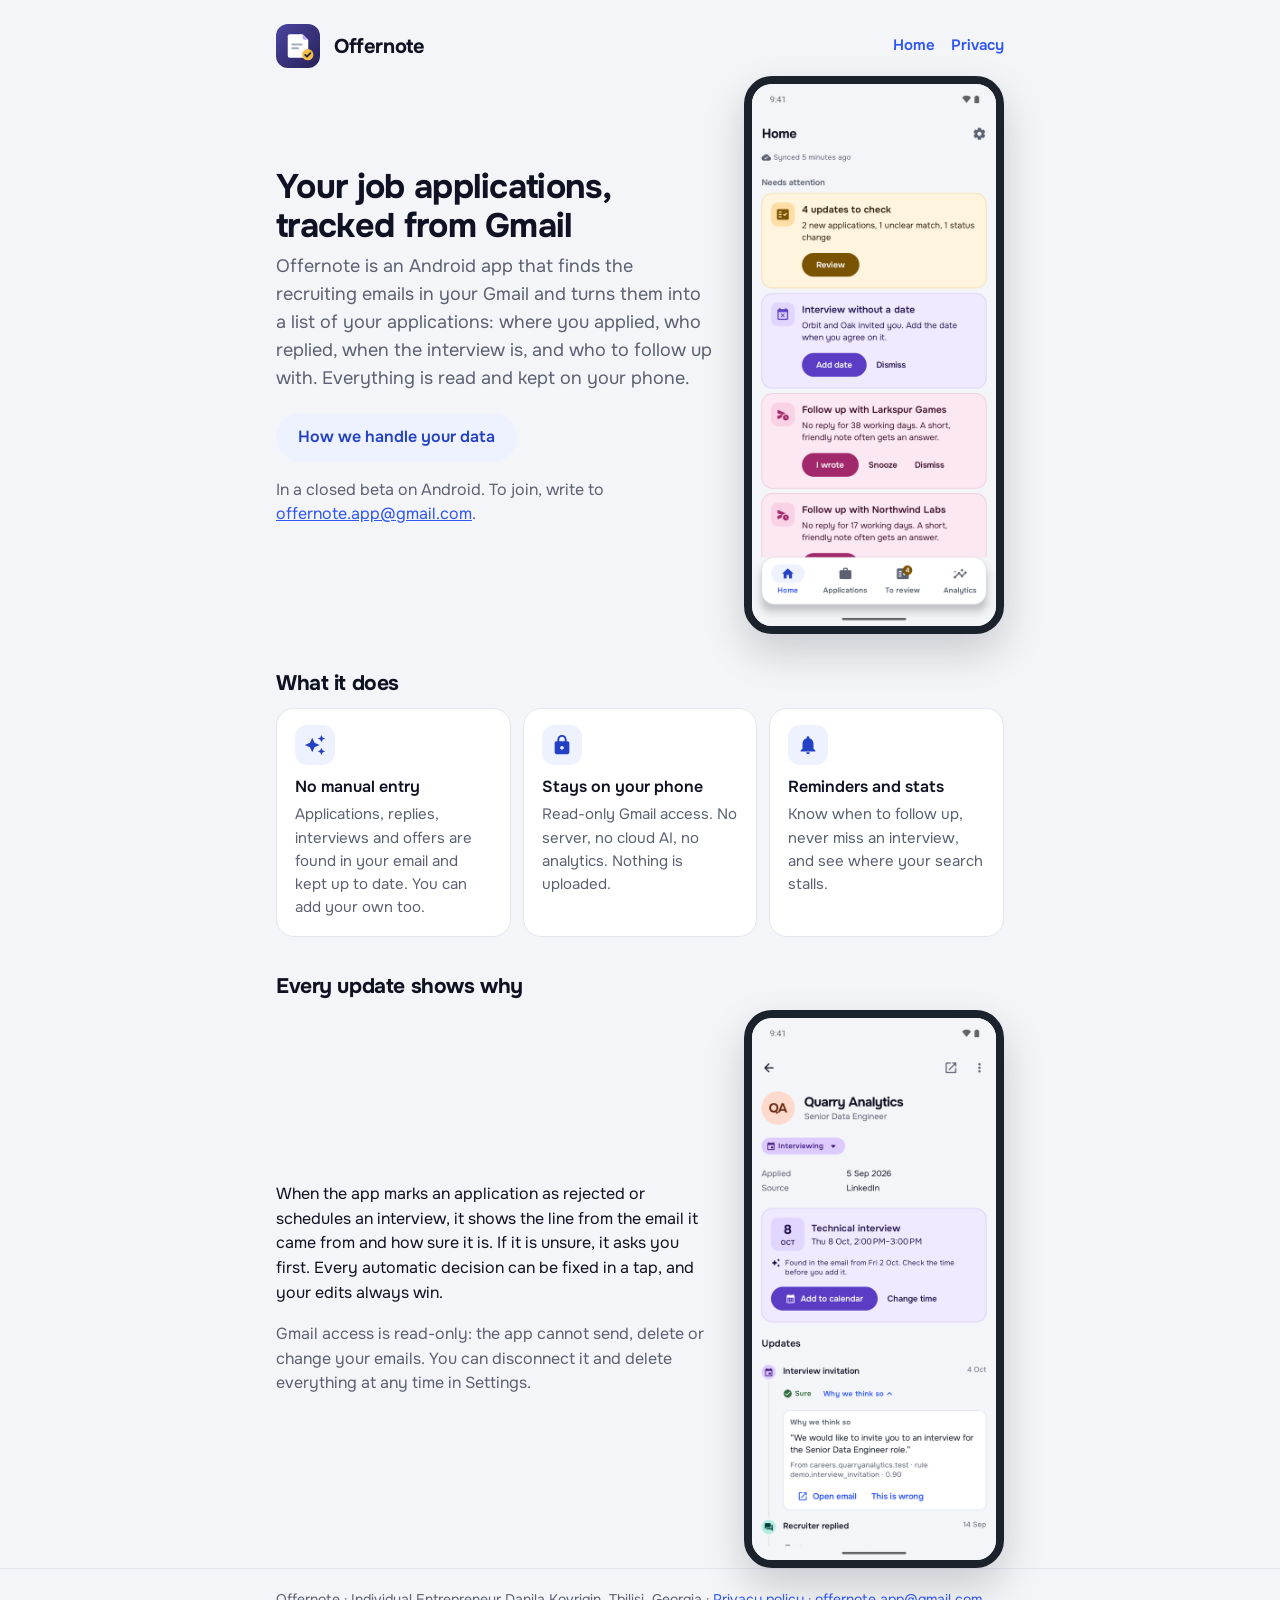
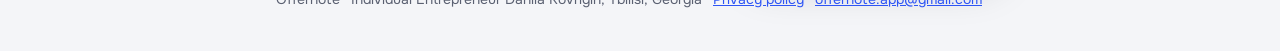
<file: index.html>
<!doctype html>
<!--
  Home page for Google's OAuth branding and the Play listing (plan §17.4, ADR-008). A template: site/build.py fills
  Offernote, offernote.app@gmail.com and Individual Entrepreneur Danila Kovrigin, Tbilisi, Georgia from site/site.json and writes site/dist/index.html.
  No external fonts, scripts or analytics. Screenshots use the fictional demo data only.
-->
<html lang="en">
<head>
<meta charset="utf-8">
<meta name="viewport" content="width=device-width, initial-scale=1">
<title>Offernote: your job applications, tracked from Gmail</title>
<meta name="description" content="Offernote is an Android app that turns recruiting emails in Gmail into a list of your job applications. Everything stays on your phone.">
<link rel="stylesheet" href="assets/site.css">
</head>
<body>
<header>
  <div class="wrap">
    <svg viewBox="18 18 72 72" aria-hidden="true">
      <defs>
        <linearGradient id="icon-bg" x1="0" y1="0" x2="1" y2="1">
          <stop offset="0" stop-color="#4B44A0"/><stop offset="1" stop-color="#272259"/>
        </linearGradient>
      </defs>
      <rect x="18" y="18" width="72" height="72" fill="url(#icon-bg)"/>
      <g transform="translate(54 54) scale(0.84) translate(-54 -54)">
        <path d="M38 31 H63 L74 42 V73 A4 4 0 0 1 70 77 H38 A4 4 0 0 1 34 73 V35 A4 4 0 0 1 38 31 Z" fill="#fff"/>
        <path d="M63 31 V38 A4 4 0 0 0 67 42 H74 Z" fill="#B9A6FF"/>
        <rect x="41" y="49" width="22" height="3.8" rx="1.9" fill="#A3ACBA"/>
        <rect x="41" y="56.5" width="15" height="3.8" rx="1.9" fill="#A3ACBA"/>
        <circle cx="73" cy="71" r="11" fill="#F5BD48"/>
        <path d="M68 71.3 L71.5 74.8 L78.2 67.8" fill="none" stroke="#1E2530" stroke-width="3.4" stroke-linecap="round" stroke-linejoin="round"/>
      </g>
    </svg>
    <a class="name" href="./" aria-current="page">Offernote</a>
    <nav><a href="./">Home</a><a href="privacy.html">Privacy</a></nav>
  </div>
</header>

<main class="wrap">
  <section class="hero">
    <div>
      <h1>Your job applications, tracked from Gmail</h1>
      <p class="lead">Offernote is an Android app that finds the recruiting emails in your Gmail and turns them into
        a list of your applications: where you applied, who replied, when the interview is, and who to follow up with.
        Everything is read and kept on your phone.</p>
      <div class="actions">
        <a class="button tonal" href="privacy.html">How we handle your data</a>
      </div>
      <p class="muted">In a closed beta on Android. To join, write to
        <a href="mailto:offernote.app@gmail.com">offernote.app@gmail.com</a>.</p>
    </div>
    <div class="shot-wrap">
      <img class="shot" src="assets/home.png" width="540" height="1200"
        alt="The app's Home screen with updates to check, an interview without a date and two follow-ups">
    </div>
  </section>

  <h2>What it does</h2>
  <div class="features">
    <div class="card">
      <div class="tile" aria-hidden="true"><svg viewBox="0 0 24 24" width="22" height="22" fill="currentColor"><path d="M19 9l1.25-2.75L23 5l-2.75-1.25L19 1l-1.25 2.75L15 5l2.75 1.25L19 9zm-7.5.5L9 4 6.5 9.5 1 12l5.5 2.5L9 20l2.5-5.5L17 12l-5.5-2.5zM19 15l-1.25 2.75L15 19l2.75 1.25L19 23l1.25-2.75L23 19l-2.75-1.25L19 15z"/></svg></div>
      <h3>No manual entry</h3>
      <p>Applications, replies, interviews and offers are found in your email and kept up to date. You can add your own too.</p>
    </div>
    <div class="card">
      <div class="tile" aria-hidden="true"><svg viewBox="0 0 24 24" width="22" height="22" fill="currentColor"><path d="M18 8h-1V6c0-2.76-2.24-5-5-5S7 3.24 7 6v2H6c-1.1 0-2 .9-2 2v10c0 1.1.9 2 2 2h12c1.1 0 2-.9 2-2V10c0-1.1-.9-2-2-2zm-6 9c-1.1 0-2-.9-2-2s.9-2 2-2 2 .9 2 2-.9 2-2 2zM9 8V6c0-1.66 1.34-3 3-3s3 1.34 3 3v2H9z"/></svg></div>
      <h3>Stays on your phone</h3>
      <p>Read-only Gmail access. No server, no cloud AI, no analytics. Nothing is uploaded.</p>
    </div>
    <div class="card">
      <div class="tile" aria-hidden="true"><svg viewBox="0 0 24 24" width="22" height="22" fill="currentColor"><path d="M12 22c1.1 0 2-.9 2-2h-4c0 1.1.9 2 2 2zm6-6v-5c0-3.07-1.63-5.64-4.5-6.32V4c0-.83-.67-1.5-1.5-1.5s-1.5.67-1.5 1.5v.68C7.64 5.36 6 7.92 6 11v5l-2 2v1h16v-1l-2-2z"/></svg></div>
      <h3>Reminders and stats</h3>
      <p>Know when to follow up, never miss an interview, and see where your search stalls.</p>
    </div>
  </div>

  <h2>Every update shows why</h2>
  <div class="hero">
    <div>
      <p>When the app marks an application as rejected or schedules an interview, it shows the line from the email it
        came from and how sure it is. If it is unsure, it asks you first. Every automatic decision can be fixed in a tap,
        and your edits always win.</p>
      <p class="muted">Gmail access is read-only: the app cannot send, delete or change your emails. You can disconnect it
        and delete everything at any time in Settings.</p>
    </div>
    <div class="shot-wrap">
      <img class="shot" src="assets/details.png" width="540" height="1200" loading="lazy"
        alt="An application's details with the quoted email line under Why we think so">
    </div>
  </div>
</main>

<footer>
  <div class="wrap">Offernote · Individual Entrepreneur Danila Kovrigin, Tbilisi, Georgia · <a href="privacy.html">Privacy policy</a> ·
    <a href="mailto:offernote.app@gmail.com">offernote.app@gmail.com</a></div>
</footer>
</body>
</html>
</file>
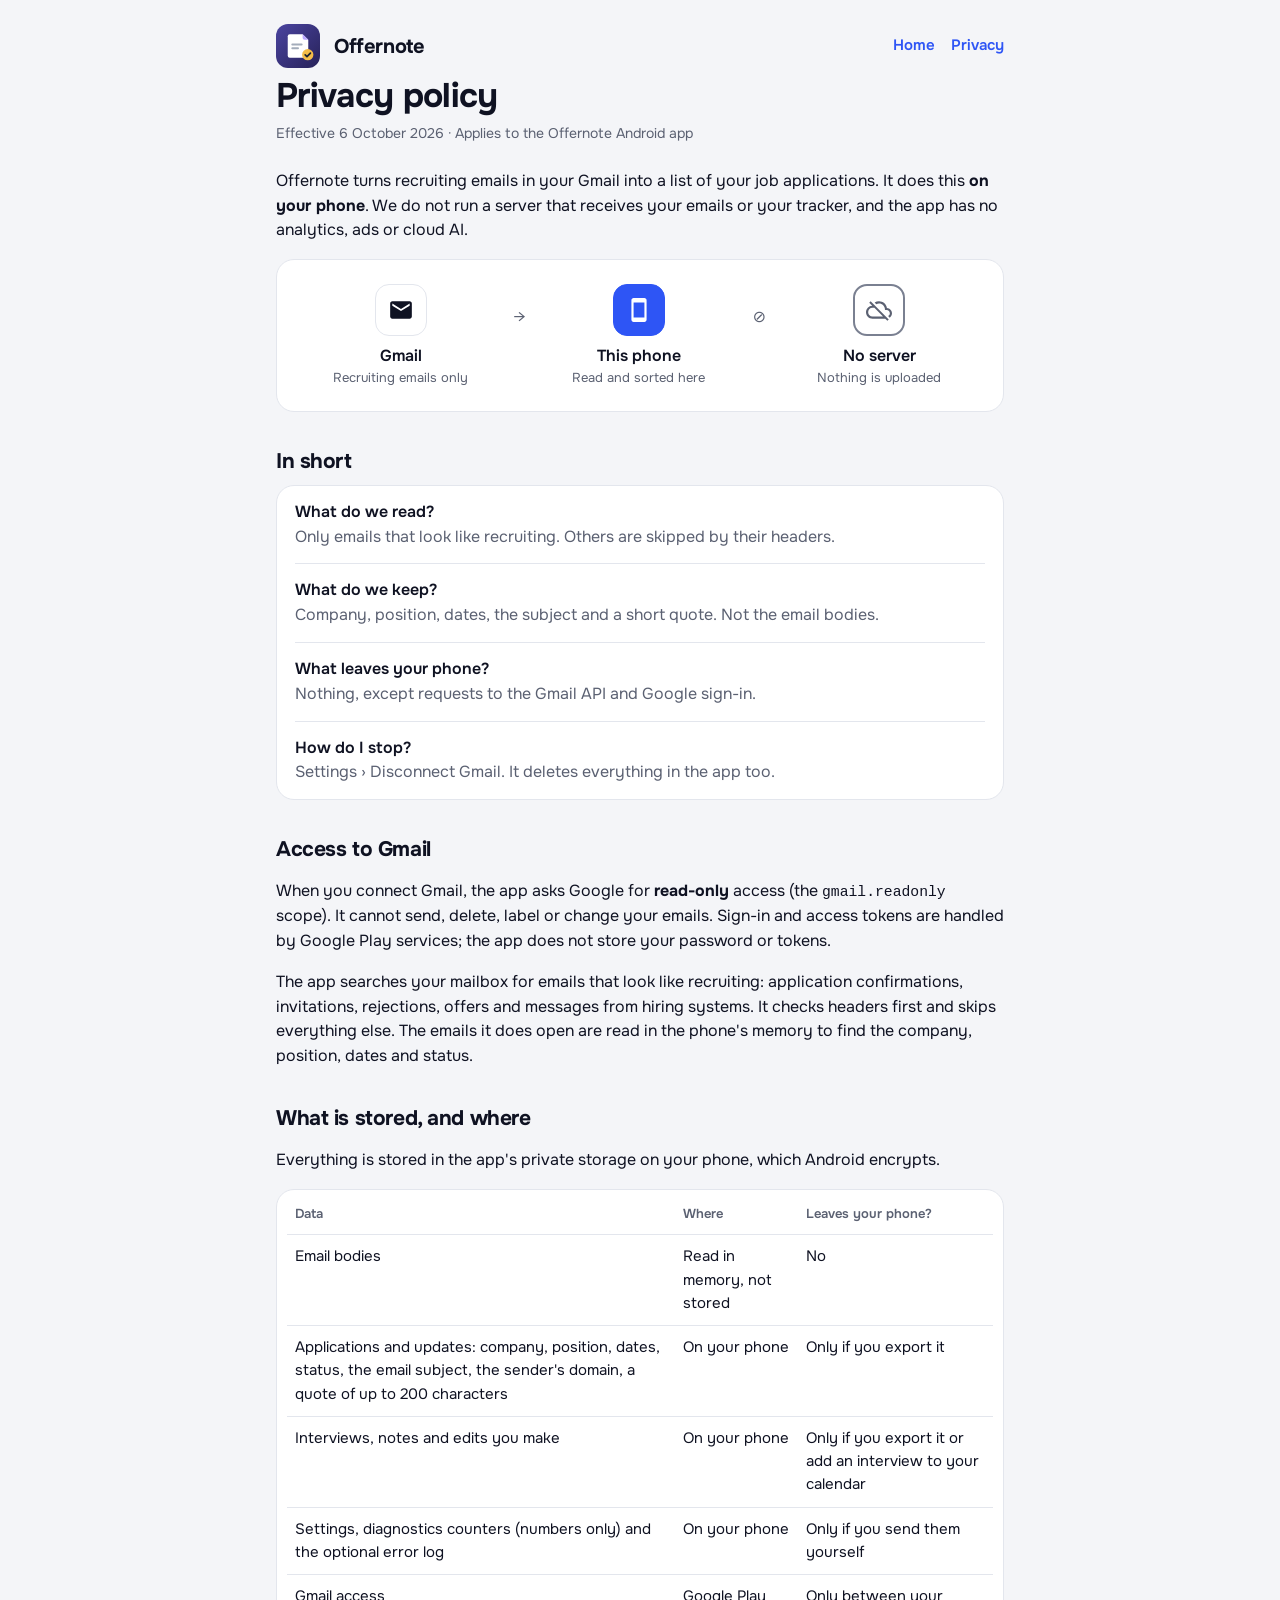
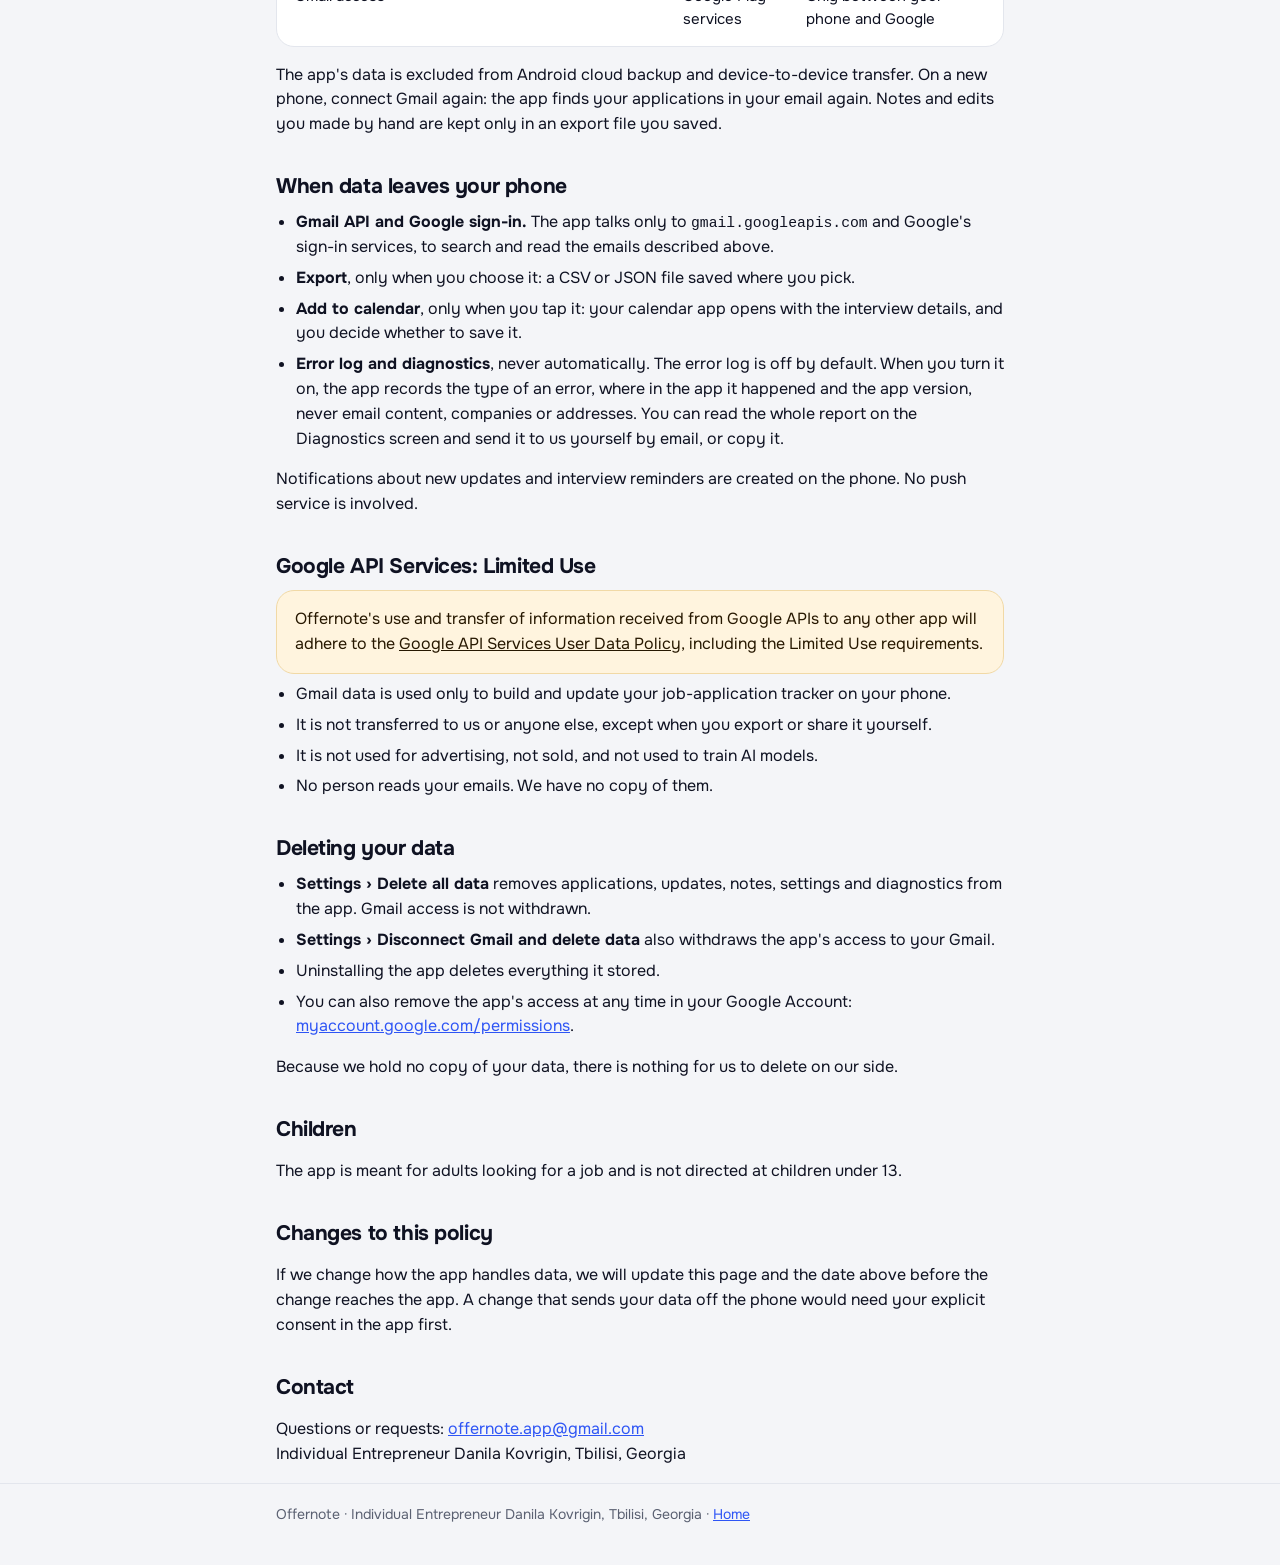
<file: privacy.html>
<!doctype html>
<!--
  Privacy policy (plan §17.4, ADR-008). A template: site/build.py fills Offernote, offernote.app@gmail.com,
  6 October 2026 and Individual Entrepreneur Danila Kovrigin, Tbilisi, Georgia from site/site.json and writes site/dist/privacy.html.
  Before a final build: check each statement against the current build and re-read the Google API Services
  User Data Policy. No external fonts, scripts or analytics: the page itself must not send visitors anywhere.
-->
<html lang="en">
<head>
<meta charset="utf-8">
<meta name="viewport" content="width=device-width, initial-scale=1">
<title>Offernote Privacy Policy</title>
<meta name="description" content="Offernote reads recruiting emails from Gmail on your phone. Nothing is uploaded to a server.">
<link rel="stylesheet" href="assets/site.css">
</head>
<body>
<header>
  <div class="wrap">
    <svg viewBox="18 18 72 72" aria-hidden="true">
      <defs>
        <linearGradient id="icon-bg" x1="0" y1="0" x2="1" y2="1">
          <stop offset="0" stop-color="#4B44A0"/><stop offset="1" stop-color="#272259"/>
        </linearGradient>
      </defs>
      <rect x="18" y="18" width="72" height="72" fill="url(#icon-bg)"/>
      <g transform="translate(54 54) scale(0.84) translate(-54 -54)">
        <path d="M38 31 H63 L74 42 V73 A4 4 0 0 1 70 77 H38 A4 4 0 0 1 34 73 V35 A4 4 0 0 1 38 31 Z" fill="#fff"/>
        <path d="M63 31 V38 A4 4 0 0 0 67 42 H74 Z" fill="#B9A6FF"/>
        <rect x="41" y="49" width="22" height="3.8" rx="1.9" fill="#A3ACBA"/>
        <rect x="41" y="56.5" width="15" height="3.8" rx="1.9" fill="#A3ACBA"/>
        <circle cx="73" cy="71" r="11" fill="#F5BD48"/>
        <path d="M68 71.3 L71.5 74.8 L78.2 67.8" fill="none" stroke="#1E2530" stroke-width="3.4" stroke-linecap="round" stroke-linejoin="round"/>
      </g>
    </svg>
    <a class="name" href="./">Offernote</a>
    <nav><a href="./">Home</a><a href="privacy.html" aria-current="page">Privacy</a></nav>
  </div>
</header>

<main class="wrap">
  <h1>Privacy policy</h1>
  <p class="meta">Effective 6 October 2026 · Applies to the Offernote Android app</p>

  <p>Offernote turns recruiting emails in your Gmail into a list of your job applications. It does this
    <b>on your phone</b>. We do not run a server that receives your emails or your tracker, and the app has no
    analytics, ads or cloud AI.</p>

  <div class="card">
    <div class="flow" role="img" aria-label="Recruiting emails go from Gmail to this phone and are sorted here. Nothing is uploaded to a server.">
      <div class="step"><div class="icon" aria-hidden="true"><svg viewBox="0 0 24 24" width="26" height="26" fill="currentColor"><path d="M20 4H4c-1.1 0-2 .9-2 2v12c0 1.1.9 2 2 2h16c1.1 0 2-.9 2-2V6c0-1.1-.9-2-2-2zm0 4l-8 5-8-5V6l8 5 8-5v2z"/></svg></div><b>Gmail</b><span>Recruiting emails only</span></div>
      <div class="arrow" aria-hidden="true">→</div>
      <div class="step"><div class="icon phone" aria-hidden="true"><svg viewBox="0 0 24 24" width="26" height="26" fill="currentColor"><path d="M17 1.01L7 1c-1.1 0-2 .9-2 2v18c0 1.1.9 2 2 2h10c1.1 0 2-.9 2-2V3c0-1.1-.9-1.99-2-1.99zM17 19H7V5h10v14z"/></svg></div><b>This phone</b><span>Read and sorted here</span></div>
      <div class="arrow" aria-hidden="true">⊘</div>
      <div class="step"><div class="icon none" aria-hidden="true"><svg viewBox="0 0 24 24" width="26" height="26" fill="currentColor"><path d="M19.35 10.04C18.67 6.59 15.64 4 12 4c-1.48 0-2.85.43-4.01 1.17l1.46 1.46C10.21 6.23 11.08 6 12 6c3.04 0 5.5 2.46 5.5 5.5v.5H19c1.66 0 3 1.34 3 3 0 1.13-.64 2.11-1.56 2.62l1.45 1.45C23.16 18.16 24 16.68 24 15c0-2.64-2.05-4.78-4.65-4.96zM3 5.27l2.75 2.74C2.56 8.15 0 10.77 0 14c0 3.31 2.69 6 6 6h11.73l2 2L21 20.73 4.27 4 3 5.27zM7.73 10l8 8H6c-2.21 0-4-1.79-4-4s1.79-4 4-4h1.73z"/></svg></div><b>No server</b><span>Nothing is uploaded</span></div>
    </div>
  </div>

  <h2>In short</h2>
  <div class="card faq">
    <div><b>What do we read?</b><span class="muted">Only emails that look like recruiting. Others are skipped by their headers.</span></div>
    <div><b>What do we keep?</b><span class="muted">Company, position, dates, the subject and a short quote. Not the email bodies.</span></div>
    <div><b>What leaves your phone?</b><span class="muted">Nothing, except requests to the Gmail API and Google sign-in.</span></div>
    <div><b>How do I stop?</b><span class="muted">Settings › Disconnect Gmail. It deletes everything in the app too.</span></div>
  </div>

  <h2>Access to Gmail</h2>
  <p>When you connect Gmail, the app asks Google for <b>read-only</b> access (the <code>gmail.readonly</code> scope).
    It cannot send, delete, label or change your emails. Sign-in and access tokens are handled by Google Play services;
    the app does not store your password or tokens.</p>
  <p>The app searches your mailbox for emails that look like recruiting: application confirmations, invitations,
    rejections, offers and messages from hiring systems. It checks headers first and skips everything else.
    The emails it does open are read in the phone's memory to find the company, position, dates and status.</p>

  <h2>What is stored, and where</h2>
  <p>Everything is stored in the app's private storage on your phone, which Android encrypts.</p>
  <div class="card table-wrap">
    <table>
      <tr><th>Data</th><th>Where</th><th>Leaves your phone?</th></tr>
      <tr><td>Email bodies</td><td>Read in memory, not stored</td><td>No</td></tr>
      <tr><td>Applications and updates: company, position, dates, status, the email subject, the sender's domain, a quote of up to 200 characters</td><td>On your phone</td><td>Only if you export it</td></tr>
      <tr><td>Interviews, notes and edits you make</td><td>On your phone</td><td>Only if you export it or add an interview to your calendar</td></tr>
      <tr><td>Settings, diagnostics counters (numbers only) and the optional error log</td><td>On your phone</td><td>Only if you send them yourself</td></tr>
      <tr><td>Gmail access</td><td>Google Play services</td><td>Only between your phone and Google</td></tr>
    </table>
  </div>
  <p>The app's data is excluded from Android cloud backup and device-to-device transfer. On a new phone, connect Gmail
    again: the app finds your applications in your email again. Notes and edits you made by hand are kept only in an
    export file you saved.</p>

  <h2>When data leaves your phone</h2>
  <ul>
    <li><b>Gmail API and Google sign-in.</b> The app talks only to <code>gmail.googleapis.com</code> and Google's sign-in
      services, to search and read the emails described above.</li>
    <li><b>Export</b>, only when you choose it: a CSV or JSON file saved where you pick.</li>
    <li><b>Add to calendar</b>, only when you tap it: your calendar app opens with the interview details, and you decide whether to save it.</li>
    <li><b>Error log and diagnostics</b>, never automatically. The error log is off by default. When you turn it on, the app
      records the type of an error, where in the app it happened and the app version, never email content, companies or
      addresses. You can read the whole report on the Diagnostics screen and send it to us yourself by email, or copy it.</li>
  </ul>
  <p>Notifications about new updates and interview reminders are created on the phone. No push service is involved.</p>

  <h2>Google API Services: Limited Use</h2>
  <div class="card attention">
    Offernote's use and transfer of information received from Google APIs to any other app will adhere to the
    <a href="https://developers.google.com/terms/api-services-user-data-policy">Google API Services User Data Policy</a>,
    including the Limited Use requirements.
  </div>
  <ul>
    <li>Gmail data is used only to build and update your job-application tracker on your phone.</li>
    <li>It is not transferred to us or anyone else, except when you export or share it yourself.</li>
    <li>It is not used for advertising, not sold, and not used to train AI models.</li>
    <li>No person reads your emails. We have no copy of them.</li>
  </ul>

  <h2>Deleting your data</h2>
  <ul>
    <li><b>Settings › Delete all data</b> removes applications, updates, notes, settings and diagnostics from the app.
      Gmail access is not withdrawn.</li>
    <li><b>Settings › Disconnect Gmail and delete data</b> also withdraws the app's access to your Gmail.</li>
    <li>Uninstalling the app deletes everything it stored.</li>
    <li>You can also remove the app's access at any time in your Google Account:
      <a href="https://myaccount.google.com/permissions">myaccount.google.com/permissions</a>.</li>
  </ul>
  <p>Because we hold no copy of your data, there is nothing for us to delete on our side.</p>

  <h2>Children</h2>
  <p>The app is meant for adults looking for a job and is not directed at children under 13.</p>

  <h2>Changes to this policy</h2>
  <p>If we change how the app handles data, we will update this page and the date above before the change reaches the app.
    A change that sends your data off the phone would need your explicit consent in the app first.</p>

  <h2>Contact</h2>
  <p>Questions or requests: <a href="mailto:offernote.app@gmail.com">offernote.app@gmail.com</a><br>
    Individual Entrepreneur Danila Kovrigin, Tbilisi, Georgia</p>
</main>

<footer>
  <div class="wrap">Offernote · Individual Entrepreneur Danila Kovrigin, Tbilisi, Georgia · <a href="./">Home</a></div>
</footer>
</body>
</html>
</file>
<file: assets/site.css>
/* Job Tracker site in the app's Clarity look (ADR-010). Values mirror ui/designsystem/Color.kt. No external
   fonts, scripts or analytics: the pages must not send visitors anywhere. */
@font-face {
  font-family: "Onest";
  src: url("onest.ttf") format("truetype");
  font-weight: 100 900;
  font-display: swap;
}
:root {
  --primary: #2E55F5; --on-primary: #FFFFFF;
  --primary-container: #EEF2FF; --on-primary-container: #2440C4;
  --page: #F4F5F8; --card: #FFFFFF; --outline: #E3E6ED; --field-outline: #7A8091;
  --text: #0F1222; --muted: #5B6172;
  --attention: #FFF4DE; --on-attention: #271800; --attention-outline: #F1D9A6;
  --radius-sm: 12px; --radius-md: 18px; --radius-lg: 22px;
}
@media (prefers-color-scheme: dark) {
  :root {
    --primary: #8FA5FF; --on-primary: #0E1A52;
    --primary-container: #1D2748; --on-primary-container: #C9D4FF;
    --page: #0F1115; --card: #181B22; --outline: #2B303B; --field-outline: #7D8494;
    --text: #E8EAF0; --muted: #9AA1B0;
    --attention: #2A2214; --on-attention: #FFDEA6; --attention-outline: #4A3B1D;
  }
}
* { box-sizing: border-box; }
body {
  margin: 0; background: var(--page); color: var(--text);
  font: 16px/1.55 Onest, system-ui, -apple-system, "Segoe UI", sans-serif;
}
.wrap { max-width: 760px; margin: 0 auto; padding: 0 16px; }
a { color: var(--primary); }
code { font-size: 0.92em; }

header .wrap { display: flex; align-items: center; gap: 14px; padding-top: 24px; padding-bottom: 8px; }
header svg { width: 44px; height: 44px; border-radius: 12px; flex: none; }
header .name { font-size: 20px; font-weight: 700; letter-spacing: -0.02em; text-decoration: none; color: var(--text); }
header nav { margin-left: auto; display: flex; gap: 16px; font-size: 15px; font-weight: 600; }
header nav a { text-decoration: none; }

main { padding: 24px 0 56px; }
h1 { font-size: 34px; line-height: 1.15; font-weight: 700; letter-spacing: -0.02em; margin: 0 0 8px; }
h2 { font-size: 21px; line-height: 1.3; font-weight: 700; letter-spacing: -0.02em; margin: 36px 0 10px; }
h3 { font-size: 16px; font-weight: 600; margin: 0 0 4px; }
.lead { font-size: 18px; color: var(--muted); margin: 0 0 20px; }
.meta { color: var(--muted); font-size: 14px; margin: 0 0 24px; }
.muted { color: var(--muted); }
ul { padding-left: 20px; margin: 8px 0; }
li { margin: 6px 0; }

.card {
  background: var(--card); border: 1px solid var(--outline); border-radius: var(--radius-md);
  padding: 16px 18px;
}
.card.attention { background: var(--attention); border-color: var(--attention-outline); color: var(--on-attention); }
.card.attention a { color: inherit; }
.draft { margin-bottom: 24px; font-size: 14px; }

.button {
  display: inline-block; background: var(--primary); color: var(--on-primary); text-decoration: none;
  font-weight: 600; padding: 12px 22px; border-radius: 999px;
}
.button.tonal { background: var(--primary-container); color: var(--on-primary-container); }

.hero { display: grid; grid-template-columns: 1fr 260px; gap: 32px; align-items: center; }
.hero .actions { display: flex; flex-wrap: wrap; gap: 10px; margin-top: 8px; }
.shot {
  width: 100%; height: auto; border-radius: 28px; border: 8px solid #1B222C; display: block;
  box-shadow: 0 18px 40px rgba(15, 18, 34, 0.18);
}
.features { display: grid; grid-template-columns: repeat(3, 1fr); gap: 12px; margin-top: 8px; }
.features .card p { margin: 0; color: var(--muted); font-size: 15px; }
.tile {
  width: 40px; height: 40px; border-radius: var(--radius-sm); display: grid; place-items: center; margin-bottom: 10px;
  background: var(--primary-container); color: var(--on-primary-container);
}

.flow {
  display: grid; grid-template-columns: 1fr auto 1fr auto 1fr; align-items: start; gap: 8px;
  text-align: center; margin: 8px 0;
}
.flow .step b { display: block; font-weight: 600; margin-top: 8px; }
.flow .step span { display: block; font-size: 13px; color: var(--muted); line-height: 1.35; }
.flow .icon {
  width: 52px; height: 52px; border-radius: 14px; margin: 0 auto; display: grid; place-items: center;
  background: var(--card); border: 1px solid var(--outline); color: var(--text);
}
.flow .icon.phone { background: var(--primary); border-color: var(--primary); color: var(--on-primary); }
.flow .icon.none { background: transparent; border: 2px solid var(--field-outline); color: var(--muted); }
.flow .arrow { align-self: center; color: var(--muted); padding-bottom: 36px; }

.faq { padding: 0 18px; }
.faq div { padding: 14px 0; border-bottom: 1px solid var(--outline); }
.faq div:last-child { border-bottom: 0; }
.faq b { font-weight: 600; display: block; }

.table-wrap { overflow-x: auto; padding: 4px 10px; }
table { width: 100%; border-collapse: collapse; font-size: 15px; }
th, td { text-align: left; vertical-align: top; padding: 10px 8px; border-bottom: 1px solid var(--outline); }
tr:last-child td { border-bottom: 0; }
th { font-weight: 600; color: var(--muted); font-size: 13px; }

footer { color: var(--muted); font-size: 14px; border-top: 1px solid var(--outline); padding: 20px 0 40px; }

@media (max-width: 640px) {
  .hero { grid-template-columns: 1fr; }
  .hero .shot-wrap { max-width: 260px; margin: 0 auto; }
  .features { grid-template-columns: 1fr; }
  h1 { font-size: 28px; }
}
@media (max-width: 420px) {
  .flow { grid-template-columns: 1fr; }
  .flow .arrow { padding: 0; transform: rotate(90deg); }
  header nav { gap: 12px; }
}
</file>
